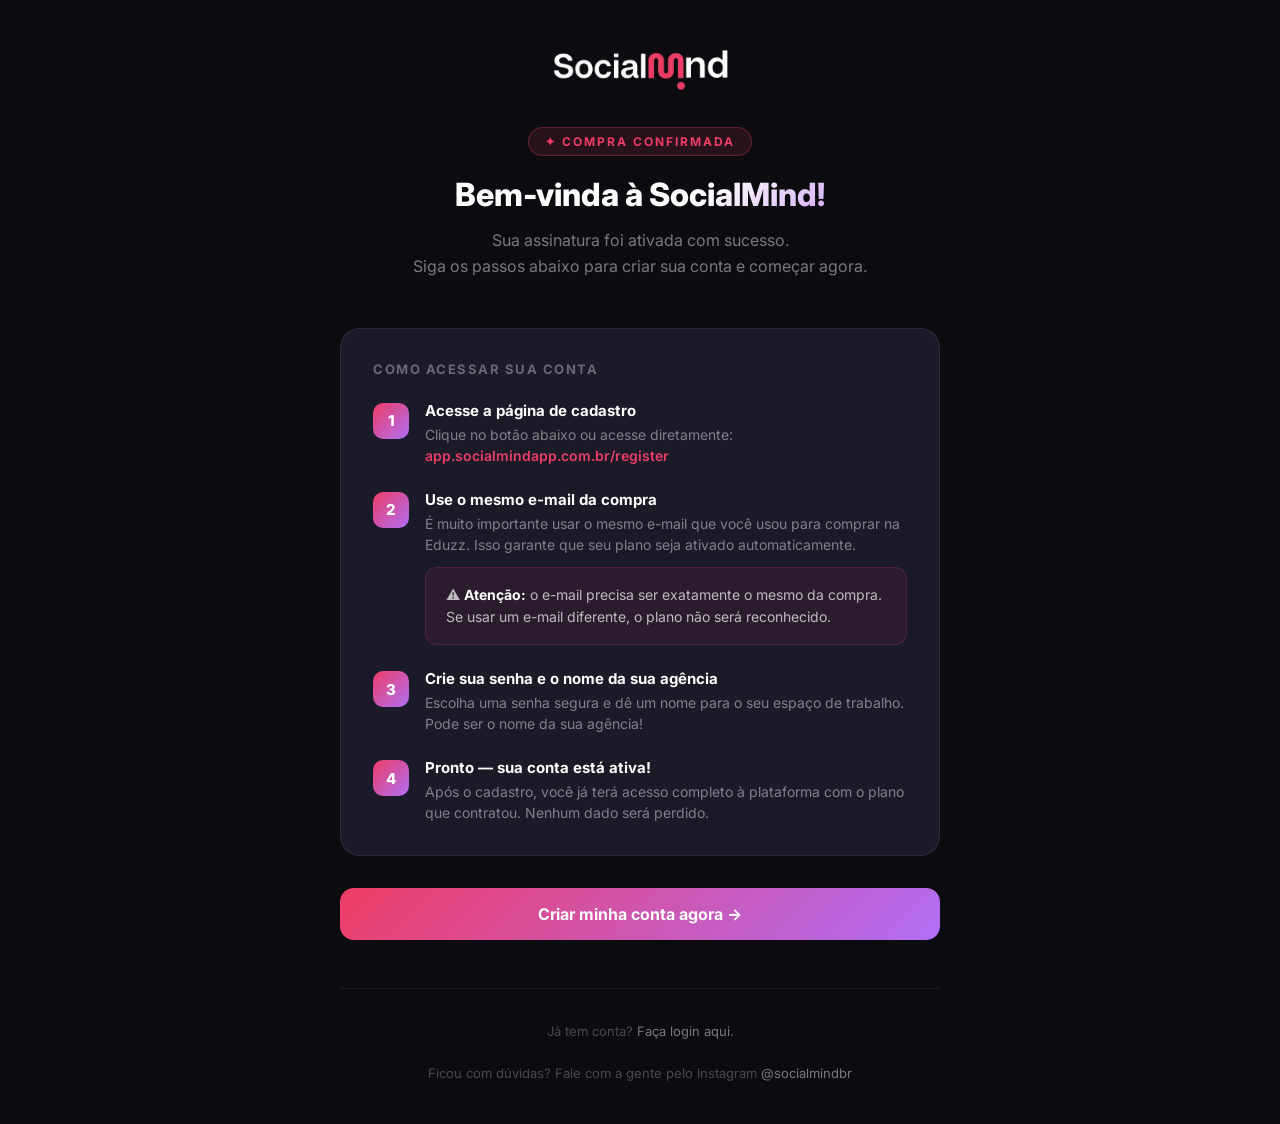
<file: obrigado.html>
<!DOCTYPE html>
<html lang="pt-BR">
<head>
  <meta charset="UTF-8" />
  <meta name="viewport" content="width=device-width, initial-scale=1.0" />
  <title>Bem-vinda à SocialMind 🎉</title>
  <link rel="icon" type="image/png" href="/favicon.png" />
  <link href="https://fonts.googleapis.com/css2?family=Inter:wght@400;500;600;700;800&display=swap" rel="stylesheet" />
  <style>
    *, *::before, *::after { box-sizing: border-box; margin: 0; padding: 0; }

    body {
      font-family: 'Inter', sans-serif;
      background: #0C0C10;
      color: #fff;
      min-height: 100vh;
      display: flex;
      flex-direction: column;
      align-items: center;
      justify-content: center;
      padding: 40px 20px;
    }

    .container {
      max-width: 600px;
      width: 100%;
      text-align: center;
    }

    .logo {
      width: 220px;
      margin-bottom: 32px;
      display: block;
      margin-left: auto;
      margin-right: auto;
    }

    .badge {
      display: inline-block;
      text-align: center;
      background: rgba(237,61,102,0.12);
      border: 1px solid rgba(237,61,102,0.3);
      color: #ed3d66;
      font-size: 12px;
      font-weight: 700;
      letter-spacing: 2px;
      padding: 6px 16px;
      border-radius: 100px;
      margin-bottom: 20px;
      text-transform: uppercase;
    }

    h1 {
      font-size: 32px;
      font-weight: 800;
      line-height: 1.2;
      margin-bottom: 14px;
      background: linear-gradient(135deg, #fff 60%, #B06EF5);
      -webkit-background-clip: text;
      -webkit-text-fill-color: transparent;
    }

    .subtitle {
      color: rgba(255,255,255,0.45);
      font-size: 16px;
      line-height: 1.6;
      margin-bottom: 48px;
    }

    .steps {
      background: #1a1a28;
      border: 1px solid rgba(255,255,255,0.08);
      border-radius: 20px;
      padding: 32px;
      text-align: left;
      margin-bottom: 32px;
    }

    .steps-title {
      font-size: 13px;
      font-weight: 700;
      letter-spacing: 1.5px;
      color: rgba(255,255,255,0.35);
      text-transform: uppercase;
      margin-bottom: 24px;
    }

    .step {
      display: flex;
      align-items: flex-start;
      gap: 16px;
      margin-bottom: 24px;
    }

    .step:last-child {
      margin-bottom: 0;
    }

    .step-number {
      width: 36px;
      height: 36px;
      border-radius: 10px;
      background: linear-gradient(135deg, #ed3d66, #B06EF5);
      display: flex;
      align-items: center;
      justify-content: center;
      font-size: 15px;
      font-weight: 800;
      flex-shrink: 0;
      margin-top: 2px;
    }

    .step-content h3 {
      font-size: 15px;
      font-weight: 700;
      margin-bottom: 4px;
    }

    .step-content p {
      font-size: 14px;
      color: rgba(255,255,255,0.45);
      line-height: 1.5;
    }

    .step-content a {
      color: #ed3d66;
      text-decoration: none;
      font-weight: 600;
    }

    .step-content a:hover {
      text-decoration: underline;
    }

    .highlight-box {
      background: rgba(237,61,102,0.08);
      border: 1px solid rgba(237,61,102,0.2);
      border-radius: 12px;
      padding: 16px 20px;
      margin-top: 12px;
      font-size: 14px;
      color: rgba(255,255,255,0.7);
      line-height: 1.6;
    }

    .highlight-box strong {
      color: #fff;
    }

    .cta-button {
      display: inline-block;
      width: 100%;
      padding: 16px;
      background: linear-gradient(135deg, #ed3d66, #B06EF5);
      color: white;
      border-radius: 14px;
      font-size: 16px;
      font-weight: 700;
      text-decoration: none;
      transition: opacity 0.2s;
      margin-bottom: 16px;
    }

    .cta-button:hover {
      opacity: 0.9;
    }

    .help-text {
      font-size: 13px;
      color: rgba(255,255,255,0.25);
      line-height: 1.6;
    }

    .help-text a {
      color: rgba(255,255,255,0.45);
      text-decoration: none;
    }

    .divider {
      height: 1px;
      background: rgba(255,255,255,0.06);
      margin: 32px 0;
    }
  </style>
</head>
<body>
  <div class="container">

    <img src="[data-uri]" alt="SocialMind" class="logo" />

    <div class="badge">✦ Compra confirmada</div>

    <h1>Bem-vinda à SocialMind!</h1>

    <p class="subtitle">
      Sua assinatura foi ativada com sucesso.<br />
      Siga os passos abaixo para criar sua conta e começar agora.
    </p>

    <div class="steps">
      <p class="steps-title">Como acessar sua conta</p>

      <div class="step">
        <div class="step-number">1</div>
        <div class="step-content">
          <h3>Acesse a página de cadastro</h3>
          <p>Clique no botão abaixo ou acesse diretamente:<br />
            <a href="https://app.socialmindapp.com.br/register" target="_blank">app.socialmindapp.com.br/register</a>
          </p>
        </div>
      </div>

      <div class="step">
        <div class="step-number">2</div>
        <div class="step-content">
          <h3>Use o mesmo e-mail da compra</h3>
          <p>É muito importante usar o mesmo e-mail que você usou para comprar na Eduzz. Isso garante que seu plano seja ativado automaticamente.</p>
          <div class="highlight-box">
            ⚠️ <strong>Atenção:</strong> o e-mail precisa ser exatamente o mesmo da compra. Se usar um e-mail diferente, o plano não será reconhecido.
          </div>
        </div>
      </div>

      <div class="step">
        <div class="step-number">3</div>
        <div class="step-content">
          <h3>Crie sua senha e o nome da sua agência</h3>
          <p>Escolha uma senha segura e dê um nome para o seu espaço de trabalho. Pode ser o nome da sua agência!</p>
        </div>
      </div>

      <div class="step">
        <div class="step-number">4</div>
        <div class="step-content">
          <h3>Pronto — sua conta está ativa!</h3>
          <p>Após o cadastro, você já terá acesso completo à plataforma com o plano que contratou. Nenhum dado será perdido.</p>
        </div>
      </div>
    </div>

    <a href="https://app.socialmindapp.com.br/register" class="cta-button">
      Criar minha conta agora →
    </a>

    <div class="divider"></div>

    <p class="help-text">
      Já tem conta? <a href="https://app.socialmindapp.com.br/login">Faça login aqui.</a><br /><br />
      Ficou com dúvidas? Fale com a gente pelo Instagram <a href="https://instagram.com/socialmindbr" target="_blank">@socialmindbr</a>
    </p>

  </div>
</body>
</html>
</file>
